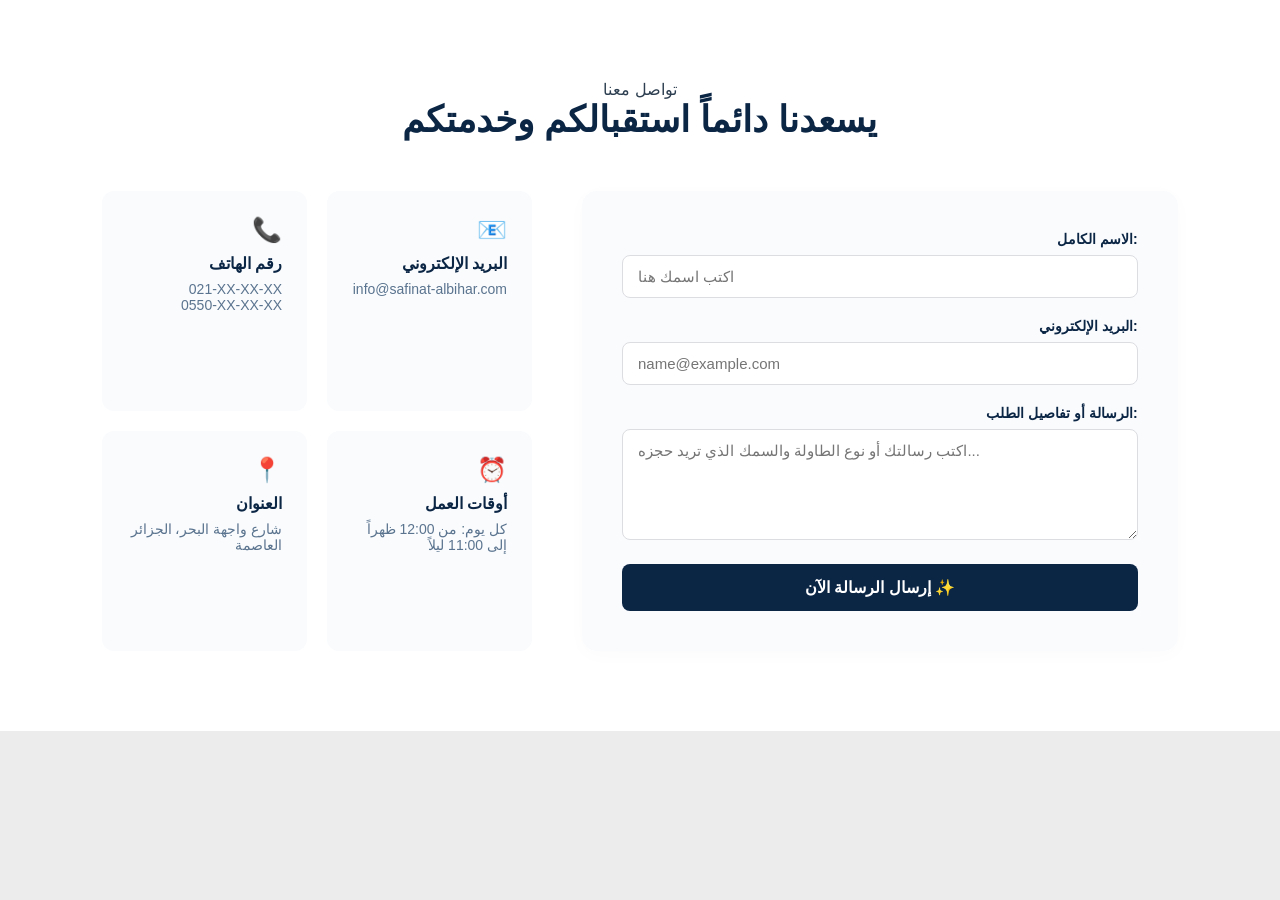
<file: contactRes.html>
<!DOCTYPE html>
<html lang="en">
<head>
    <meta charset="UTF-8">
    <meta name="viewport" content="width=device-width, initial-scale=1.0">
    <link rel="stylesheet" href="Index.css">
    <title>Document</title>
</head>
<body>
    <!-- ==================== قسم الاتصال (Contact Section) ==================== -->
    <section id="contact">
        
        <!-- عنوان القسم (Title) -->
        <div class="contact-header">
            <span class="sub-title">تواصل معنا</span>
            <h2>يسعدنا دائماً استقبالكم وخدمتكم</h2>
        </div>

        <div class="contact-wrapper">
            
            <!-- معلومات الاتصال الأساسية -->
            <div class="contact-info">
                
                <!-- الهاتف (Phone) -->
                <div class="info-item">
                    <span class="info-icon">📞</span>
                    <h3>رقم الهاتف</h3>
                    <p><a href="tel:+21321XXXXXX">021-XX-XX-XX</a></p>
                    <p><a href="tel:+213550XXXXXX">0550-XX-XX-XX</a></p>
                </div>

                <!-- البريد الإلكتروني (Email) -->
                <div class="info-item">
                    <span class="info-icon">📧</span>
                    <h3>البريد الإلكتروني</h3>
                    <p><a href="mailto:info@safinat-albihar.com">info@safinat-albihar.com</a></p>
                </div>

                <!-- العنوان (Address) -->
                <div class="info-item">
                    <span class="info-icon">📍</span>
                    <h3>العنوان</h3>
                    <p>شارع واجهة البحر، الجزائر العاصمة</p>
                </div>

                <!-- أوقات العمل (Opening Hours) -->
                <div class="info-item">
                    <span class="info-icon">⏰</span>
                    <h3>أوقات العمل</h3>
                    <p>كل يوم: من 12:00 ظهراً إلى 11:00 ليلاً</p>
                </div>

            </div>

            <!-- استمارة الاتصال (Contact Form) -->
            <div class="contact-form-container">
                <form class="contact-form">
                    
                    <!-- الاسم (Name) -->
                    <div class="form-group">
                        <label for="client-name">الاسم الكامل:</label>
                        <input type="text" id="client-name" name="name" placeholder="اكتب اسمك هنا" required>
                    </div>

                    <!-- البريد الإلكتروني (Email) -->
                    <div class="form-group">
                        <label for="client-email">البريد الإلكتروني:</label>
                        <input type="email" id="client-email" name="email" placeholder="name@example.com" required>
                    </div>

                    <!-- الرسالة (Message) -->
                    <div class="form-group">
                        <label for="client-message">الرسالة أو تفاصيل الطلب:</label>
                        <textarea id="client-message" name="message" rows="5" placeholder="اكتب رسالتك أو نوع الطاولة والسمك الذي تريد حجزه..." required></textarea>
                    </div>

                    <!-- زر الإرسال (Send button) -->
                    <button type="submit" class="btn-submit">إرسال الرسالة الآن ✨</button>

                </form>
            </div>

        </div>
    </section>
     <script src="Index.js"></script>
    <!-- زر العودة للأعلى السحري -->
<button id="back-to-top" class="back-to-top-btn">⬆️</button>
</body>
</html>
</file>
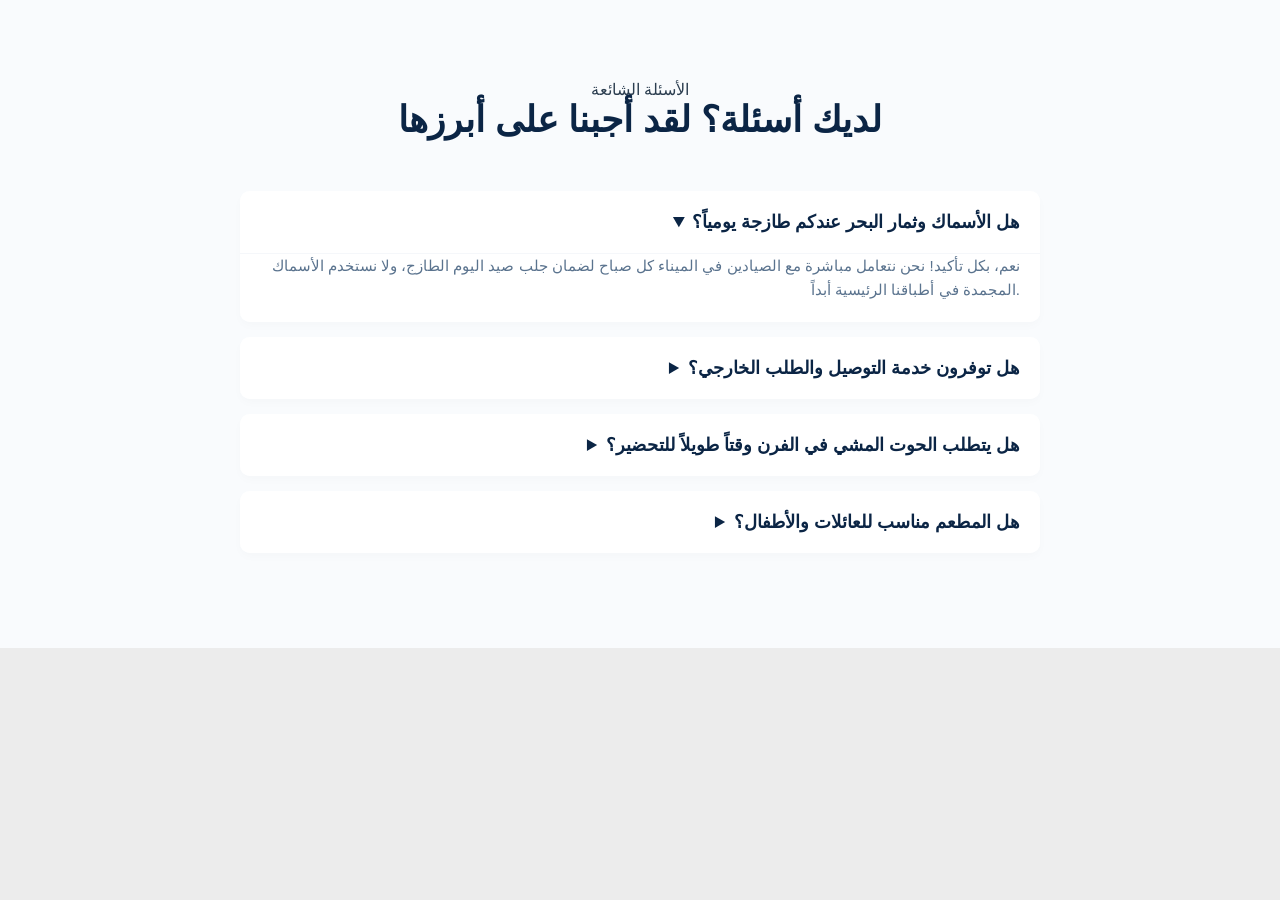
<file: faqRes.html>
<!DOCTYPE html>
<html lang="en">
<head>
    <meta charset="UTF-8">
    <meta name="viewport" content="width=device-width, initial-scale=1.0">
    <link rel="stylesheet" href="Index.css">
    <title>Document</title>
</head>
<body>
    <!-- ==================== قسم الأسئلة الشائعة (FAQ Section) ==================== -->
    <section id="faq">
        
        <!-- عنوان القسم (Section title) -->
        <div class="faq-header">
            <span class="sub-title">الأسئلة الشائعة</span>
            <h2>لديك أسئلة؟ لقد أجبنا على أبرزها</h2>
        </div>

        <!-- حاوية الأسئلة -->
        <div class="faq-container">
            
            <!-- السؤال 1 (Question 1) -->
            <details class="faq-item" open>
                <summary class="faq-question">هل الأسماك وثمار البحر عندكم طازجة يومياً؟</summary>
                <div class="faq-answer">
                    <p>نعم، بكل تأكيد! نحن نتعامل مباشرة مع الصيادين في الميناء كل صباح لضمان جلب صيد اليوم الطازج، ولا نستخدم الأسماك المجمدة في أطباقنا الرئيسية أبداً.</p>
                </div>
            </details>

            <!-- السؤال 2 (Question 2) -->
            <details class="faq-item">
                <summary class="faq-question">هل توفرون خدمة التوصيل والطلب الخارجي؟</summary>
                <div class="faq-answer">
                    <p>نعم، نوفر خدمة توصيل سريعة واحترافية للمنازل والمكاتب. نستخدم علباً حرارية خاصة تحافظ على سخونة وقرمشة الوجبات وكأنك تتناولها داخل المطعم.</p>
                </div>
            </details>

            <!-- السؤال 3 (Question 3) -->
            <details class="faq-item">
                <summary class="faq-question">هل يتطلب الحوت المشي في الفرن وقتاً طويلاً للتحضير؟</summary>
                <div class="faq-answer">
                    <p>أطباق الفرن والبايلّا تستغرق عادة من 25 إلى 40 دقيقة لأننا نحضرها طازجة خصيصاً لك بعد الطلب. يمكنك الحجز مسبقاً عبر الهاتف لتجد طاولتك جاهزة فور وصولك.</p>
                </div>
            </details>

            <!-- السؤال 4 (Question 4) -->
            <details class="faq-item">
                <summary class="faq-question">هل المطعم مناسب للعائلات والأطفال؟</summary>
                <div class="faq-answer">
                    <p>المطعم مصمم بأجواء بحرية مريحة ودافئة تناسب العائلات تماماً، كما نوفر كراسي مخصصة للأطفال الصغار وقائمة طعام متنوعة ترضي كل الأذواق.</p>
                </div>
            </details>

        </div>
    </section>
     <script src="Index.js"></script>
    <!-- زر العودة للأعلى السحري -->
<button id="back-to-top" class="back-to-top-btn">⬆️</button>
</body>
</html>
</file>
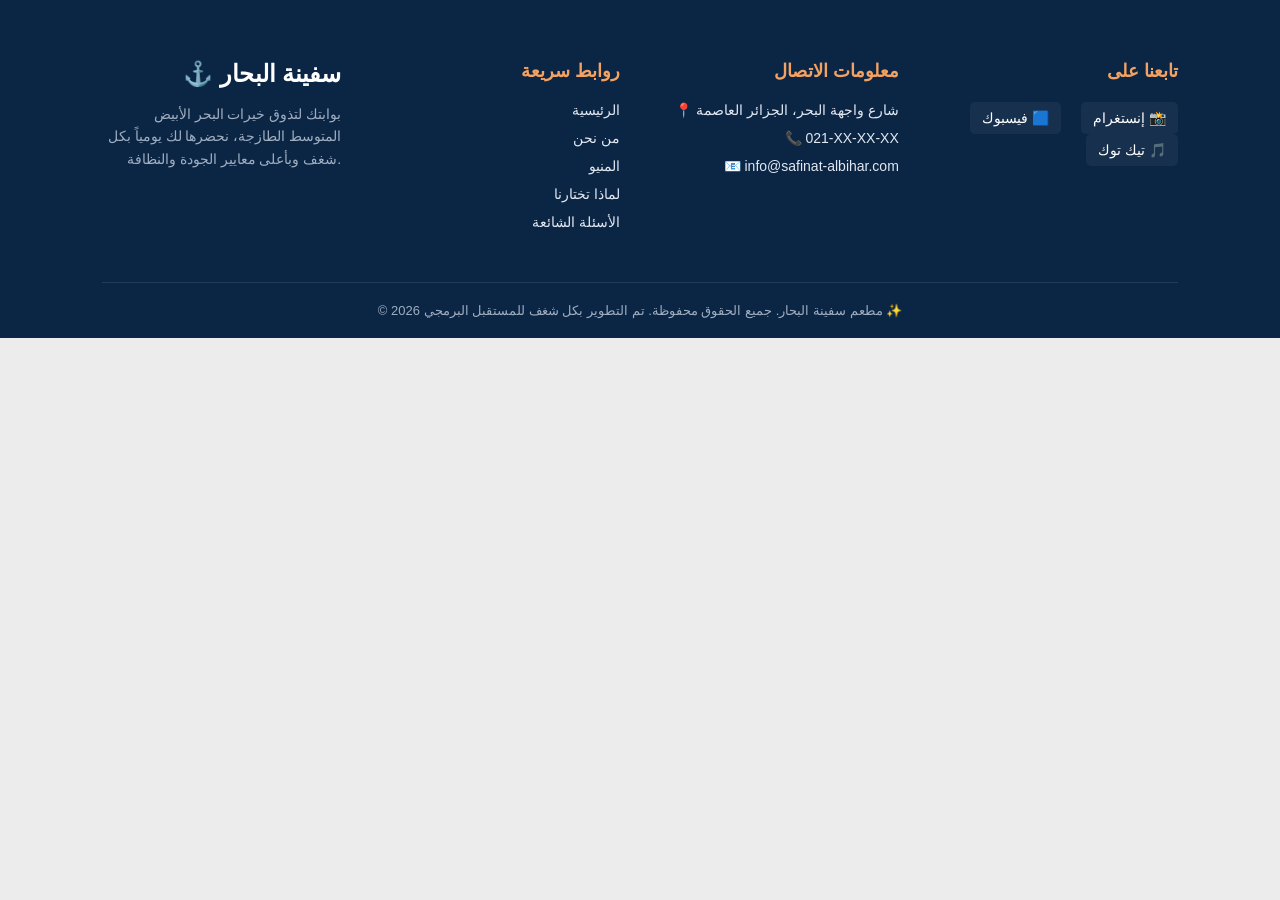
<file: footerRes.html>
<!DOCTYPE html>
<html lang="en">
<head>
    <meta charset="UTF-8">
    <meta name="viewport" content="width=device-width, initial-scale=1.0">
     <link rel="stylesheet" href="Index.css">
    <title>Document</title>
</head>
<body>
    <!-- ==================== أسفل الصفحة (Footer Section) ==================== -->
    <footer id="main-footer">
        <div class="footer-container">
            
            <!-- 1. اللوغو والوصف القصير (Logo & Short Description) -->
            <div class="footer-brand">
                <div class="footer-logo">
                    <a href="#">⚓ سفينة البحار</a>
                </div>
                <p class="footer-desc">بوابتك لتذوق خيرات البحر الأبيض المتوسط الطازجة، نحضرها لك يومياً بكل شغف وبأعلى معايير الجودة والنظافة.</p>
            </div>

            <!-- 2. الروابط السريعة (Quick Links) -->
            <div class="footer-links">
                <h3>روابط سريعة</h3>
                <ul>
                    <li><a href="heroRes.html">الرئيسية</a></li>
                    <li><a href="aboutUsRes.html">من نحن</a></li>
                    <li><a href="menuRe.html">المنيو</a></li>
                    <li><a href="whyChooseUsRes.html">لماذا تختارنا</a></li>
                    <li><a href="faqRes.html">الأسئلة الشائعة</a></li>
                </ul>
            </div>

            <!-- 3. معلومات الاتصال (Contact Information) -->
            <div class="footer-contact">
                <h3>معلومات الاتصال</h3>
                <ul>
                    <li>📍 شارع واجهة البحر، الجزائر العاصمة</li>
                    <li>📞 <a href="tel:+21321XXXXXX">021-XX-XX-XX</a></li>
                    <li>📧 <a href="mailto:info@safinat-albihar.com">info@safinat-albihar.com</a></li>
                </ul>
            </div>

            <!-- 4. وسائل التواصل الاجتماعي (Social Media) -->
            <div class="footer-social">
                <h3>تابعنا على</h3>
                <div class="social-icons">
                    <!-- تقدري تبدلي الرابط # برابط الصفحة الحقيقية للمطعم مبعد -->
                    <a href="#" target="_blank" aria-label="Facebook">فيسبوك 🟦</a>
                    <a href="#" target="_blank" aria-label="Instagram">إنستغرام 📸</a>
                    <a href="#" target="_blank" aria-label="TikTok">تيك توك 🎵</a>
                </div>
            </div>

        </div>

        <!-- 5. حقوق النشر (Copyright) -->
        <div class="footer-copyright">
            <p>&copy; 2026 مطعم سفينة البحار. جميع الحقوق محفوظة. تم التطوير بكل شغف للمستقبل البرمجي ✨</p>
        </div>
    </footer>
     <script src="Index.js"></script>
    <!-- زر العودة للأعلى السحري -->
<button id="back-to-top" class="back-to-top-btn">⬆️</button>
</body>
</html>
</file>
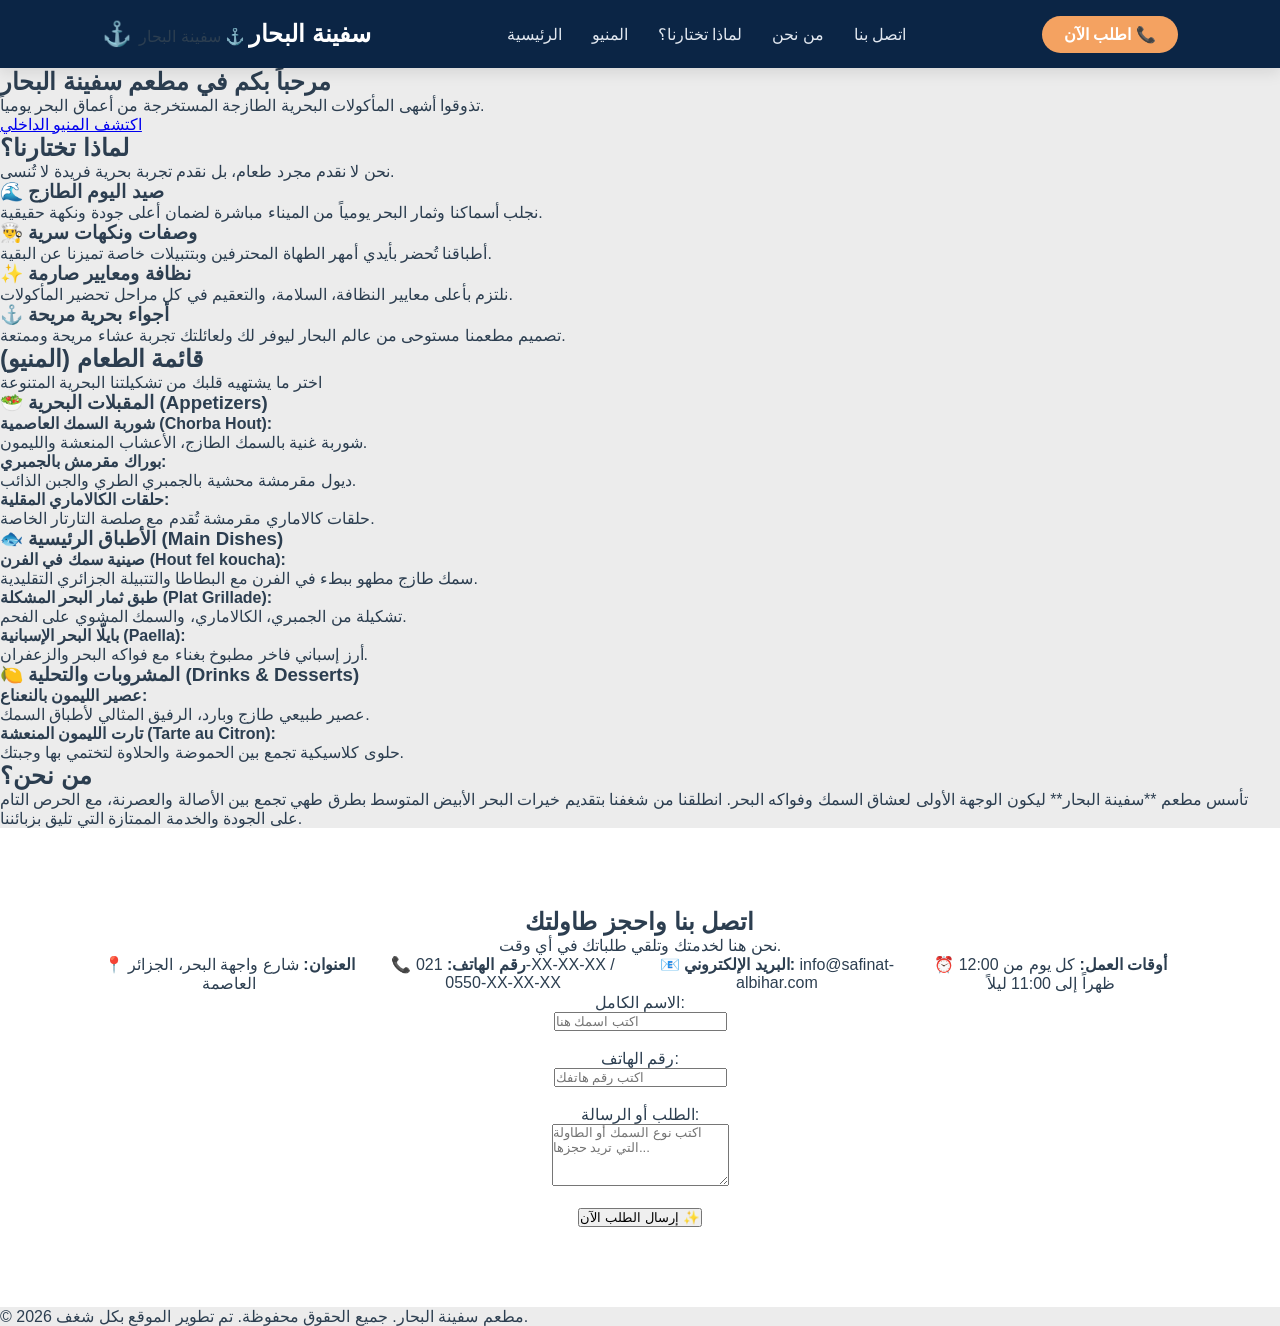
<file: headerRes.html>
<!DOCTYPE html>
<html lang="en">
<head>
    <meta charset="UTF-8">
    <meta name="viewport" content="width=device-width, initial-scale=1.0">
    <title>Document</title>
    <link rel="stylesheet" href="Index.css">
     
</head>
<body>
    <header id="main-header">
        
        <!-- 1. اللوغو (Logo) -->
        <div class="logo">
            <a href="headerRes.html"><span>⚓ سفينة البحار</span></a>
           
                <!-- تقدري تبدلي الإيموجي برابط الصورة تاع اللوغو كي توجد -->
                <span>⚓ سفينة البحار</span>
            </a>
        </div>

        <!-- 2. قائمة التنقل (Navigation) -->
        <nav class="navigation">
            <ul>
                <li><a href="headerRes.html">الرئيسية</a></li>
                <li><a href="menuRe.html">المنيو</a></li>
                <li><a href="whyChooseUsRes.html">لماذا تختارنا؟</a></li>
                <li><a href="about UsRes.html">من نحن</a></li>
                <li><a href="contactRes.html">اتصل بنا</a></li>
            </ul>
        </nav>

        <!-- 3. زر الطلب السريع (Order Now) -->
        <div class="order-action">
            <a href="contactRes.html" class="btn-order">اطلب الآن 📞</a>
        </div>

    </header>

    <!-- ==================== قسم الرئيسية (Home Section) ==================== -->
    <section id="Home">
        <h1>مرحباً بكم في مطعم سفينة البحار</h1>
        <p>تذوقوا أشهى المأكولات البحرية الطازجة المستخرجة من أعماق البحر يومياً.</p>
        <a href="menuRe.html">اكتشف المنيو الداخلي</a>
    </section>

    <!-- ==================== قسم لماذا تختارنا؟ (Why Us) ==================== -->
    <section id="why-us">
        <h2>لماذا تختارنا؟</h2>
        <p>نحن لا نقدم مجرد طعام، بل نقدم تجربة بحرية فريدة لا تُنسى.</p>
        
        <div class="features-container">
            <!-- الميزة 1 -->
            <div class="feature-item">
                <h3>🌊 صيد اليوم الطازج</h3>
                <p>نجلب أسماكنا وثمار البحر يومياً من الميناء مباشرة لضمان أعلى جودة ونكهة حقيقية.</p>
            </div>

            <!-- الميزة 2 -->
            <div class="feature-item">
                <h3>👨‍🍳 وصفات ونكهات سرية</h3>
                <p>أطباقنا تُحضر بأيدي أمهر الطهاة المحترفين وبتتبيلات خاصة تميزنا عن البقية.</p>
            </div>

            <!-- الميزة 3 -->
            <div class="feature-item">
                <h3>✨ نظافة ومعايير صارمة</h3>
                <p>نلتزم بأعلى معايير النظافة، السلامة، والتعقيم في كل مراحل تحضير المأكولات.</p>
            </div>

            <!-- الميزة 4 -->
            <div class="feature-item">
                <h3>⚓ أجواء بحرية مريحة</h3>
                <p>تصميم مطعمنا مستوحى من عالم البحار ليوفر لك ولعائلتك تجربة عشاء مريحة وممتعة.</p>
            </div>
        </div>
    </section>

    <!-- ==================== قسم المنيو (Menu Section) ==================== -->
    <section id="menu">
        <h2>قائمة الطعام (المنيو)</h2>
        <p>اختر ما يشتهيه قلبك من تشكيلتنا البحرية المتنوعة</p>

        <!-- فئة المقبلات -->
        <div class="menu-category">
            <h3>🥗 المقبلات البحرية (Appetizers)</h3>
            <ul>
                <li>
                    <strong>شوربة السمك العاصمية (Chorba Hout):</strong>
                    <p>شوربة غنية بالسمك الطازج، الأعشاب المنعشة والليمون.</p>
                </li>
                <li>
                    <strong>بوراك مقرمش بالجمبري:</strong>
                    <p>ديول مقرمشة محشية بالجمبري الطري والجبن الذائب.</p>
                </li>
                <li>
                    <strong>حلقات الكالاماري المقلية:</strong>
                    <p>حلقات كالاماري مقرمشة تُقدم مع صلصة التارتار الخاصة.</p>
                </li>
            </ul>
        </div>

        <!-- فئة الأطباق الرئيسية -->
        <div class="menu-category">
            <h3>🐟 الأطباق الرئيسية (Main Dishes)</h3>
            <ul>
                <li>
                    <strong>صينية سمك في الفرن (Hout fel koucha):</strong>
                    <p>سمك طازج مطهو ببطء في الفرن مع البطاطا والتتبيلة الجزائري التقليدية.</p>
                </li>
                <li>
                    <strong>طبق ثمار البحر المشكلة (Plat Grillade):</strong>
                    <p>تشكيلة من الجمبري، الكالاماري، والسمك المشوي على الفحم.</p>
                </li>
                <li>
                    <strong>بايلّا البحر الإسبانية (Paella):</strong>
                    <p>أرز إسباني فاخر مطبوخ بغناء مع فواكه البحر والزعفران.</p>
                </li>
            </ul>
        </div>

        <!-- فئة المشروبات والتحلية -->
        <div class="menu-category">
            <h3>🍋 المشروبات والتحلية (Drinks & Desserts)</h3>
            <ul>
                <li>
                    <strong>عصير الليمون بالنعناع:</strong>
                    <p>عصير طبيعي طازج وبارد، الرفيق المثالي لأطباق السمك.</p>
                </li>
                <li>
                    <strong>تارت الليمون المنعشة (Tarte au Citron):</strong>
                    <p>حلوى كلاسيكية تجمع بين الحموضة والحلاوة لتختمي بها وجبتك.</p>
                </li>
            </ul>
        </div>
    </section>

    <!-- ==================== قسم من نحن (About Section) ==================== -->
    <section id="about">
        <h2>من نحن؟</h2>
        <p>تأسس مطعم **سفينة البحار** ليكون الوجهة الأولى لعشاق السمك وفواكه البحر. انطلقنا من شغفنا بتقديم خيرات البحر الأبيض المتوسط بطرق طهي تجمع بين الأصالة والعصرنة، مع الحرص التام على الجودة والخدمة الممتازة التي تليق بزبائننا.</p>
    </section>

    <!-- ==================== قسم الاتصال (Contact Section) ==================== -->
    <section id="contact">
        <h2>اتصل بنا واحجز طاولتك</h2>
        <p>نحن هنا لخدمتك وتلقي طلباتك في أي وقت.</p>

        <!-- معلومات الاتصال الأساسية -->
        <div class="contact-info">
            <p><strong>📍 العنوان:</strong> شارع واجهة البحر، الجزائر العاصمة</p>
            <p><strong>📞 رقم الهاتف:</strong> 021-XX-XX-XX / 0550-XX-XX-XX</p>
            <p><strong>📧 البريد الإلكتروني:</strong> info@safinat-albihar.com</p>
            <p><strong>⏰ أوقات العمل:</strong> كل يوم من 12:00 ظهراً إلى 11:00 ليلاً</p>
        </div>

        <!-- نموذج إرسال رسالة أو طلب (Contact Form) -->
        <form class="contact-form">
            <div>
                <label for="name">الاسم الكامل:</label><br>
                <input type="text" id="name" name="name" placeholder="اكتب اسمك هنا" required>
            </div>
            <br>
            <div>
                <label for="phone">رقم الهاتف:</label><br>
                <input type="tel" id="phone" name="phone" placeholder="اكتب رقم هاتفك" required>
            </div>
            <br>
            <div>
                <label for="message">الطلب أو الرسالة:</label><br>
                <textarea id="message" name="message" rows="4" placeholder="اكتب نوع السمك أو الطاولة التي تريد حجزها..." required></textarea>
            </div>
            <br>
            <button type="submit">إرسال الطلب الآن ✨</button>
        </form>
    </section>

    <!-- ==================== أسفل الصفحة (Footer) ==================== -->
    <footer>
        <p>&copy; 2026 مطعم سفينة البحار. جميع الحقوق محفوظة. تم تطوير الموقع بكل شغف.</p>
    </footer>

    <script src="Index.js"></script>
    <!-- زر العودة للأعلى السحري -->
<button id="back-to-top" class="back-to-top-btn">⬆️</button>
</body>
</html>
</file>
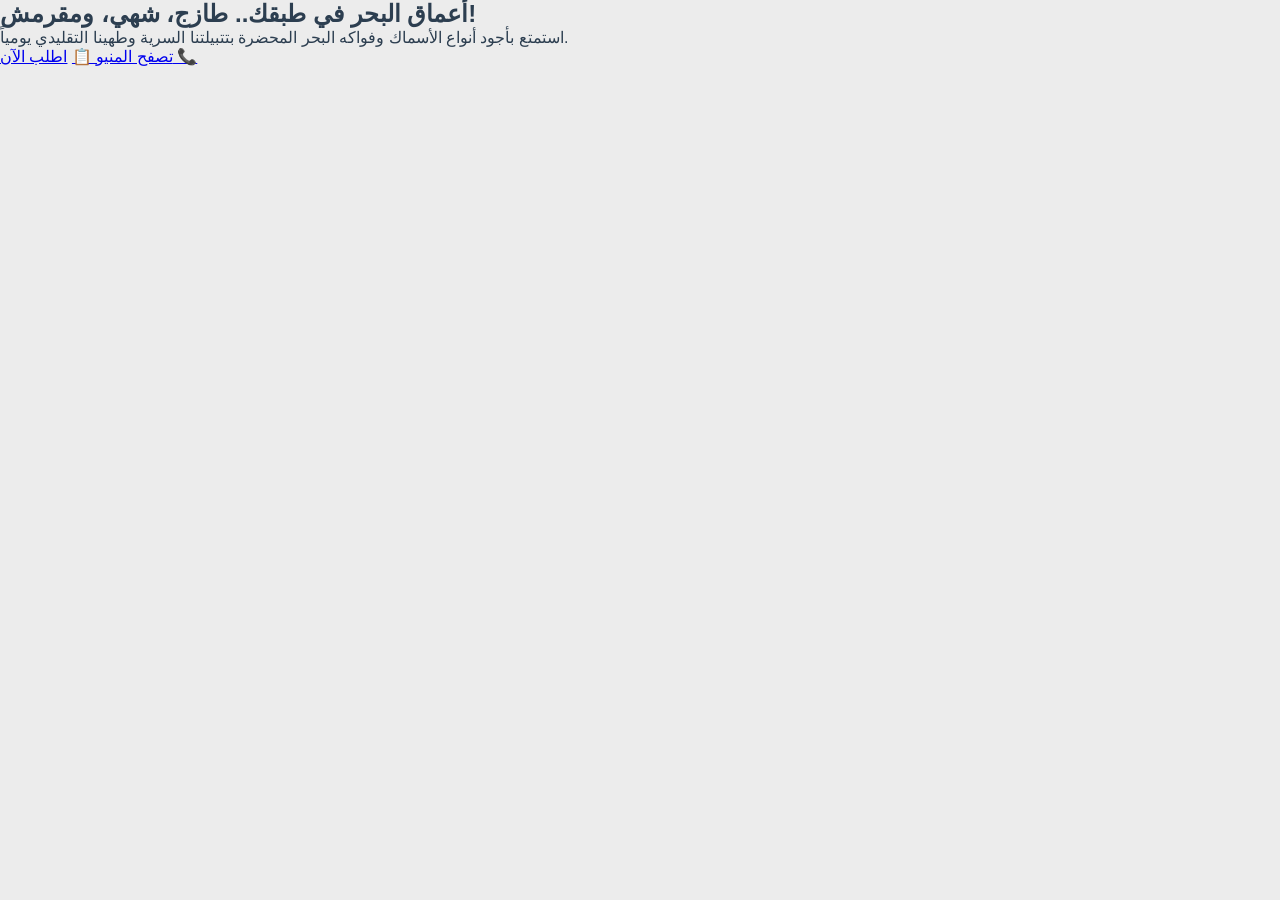
<file: heroRes.html>
<!DOCTYPE html>
<html lang="en">
<head>
    <meta charset="UTF-8">
    <meta name="viewport" content="width=device-width, initial-scale=1.0">
     <link rel="stylesheet" href="Index.css">
    <title>Document</title> 
</head>
<body>
    <!-- ==================== قسم الواجهة الرئيسية (Hero Section) ==================== -->
    <section id="hero">
        <div class="hero-content">
            
            <!-- 1. عنوان رئيسي قوي -->
            <h1>أعماق البحر في طبقك.. طازج، شهي، ومقرمش!</h1>
            
            <!-- 2. وصف قصير -->
            <p>استمتع بأجود أنواع الأسماك وفواكه البحر المحضرة بتتبيلتنا السرية وطهينا التقليدي يومياً.</p>
            
            <!-- 3. الأزرار (Buttons) -->
            <div class="hero-buttons">
                <!-- زر: View Menu -->
                <a href="menuRe.html" class="btn btn-secondary">تصفح المنيو 📋</a>
                
                <!-- زر: Order Now -->
                <a href="contactRes.html" class="btn btn-primary">اطلب الآن 📞</a>
            </div>

        </div>
    </section>
     <script src="Index.js"></script>
    <!-- زر العودة للأعلى السحري -->
<button id="back-to-top" class="back-to-top-btn">⬆️</button>
</body>
</html>
</file>
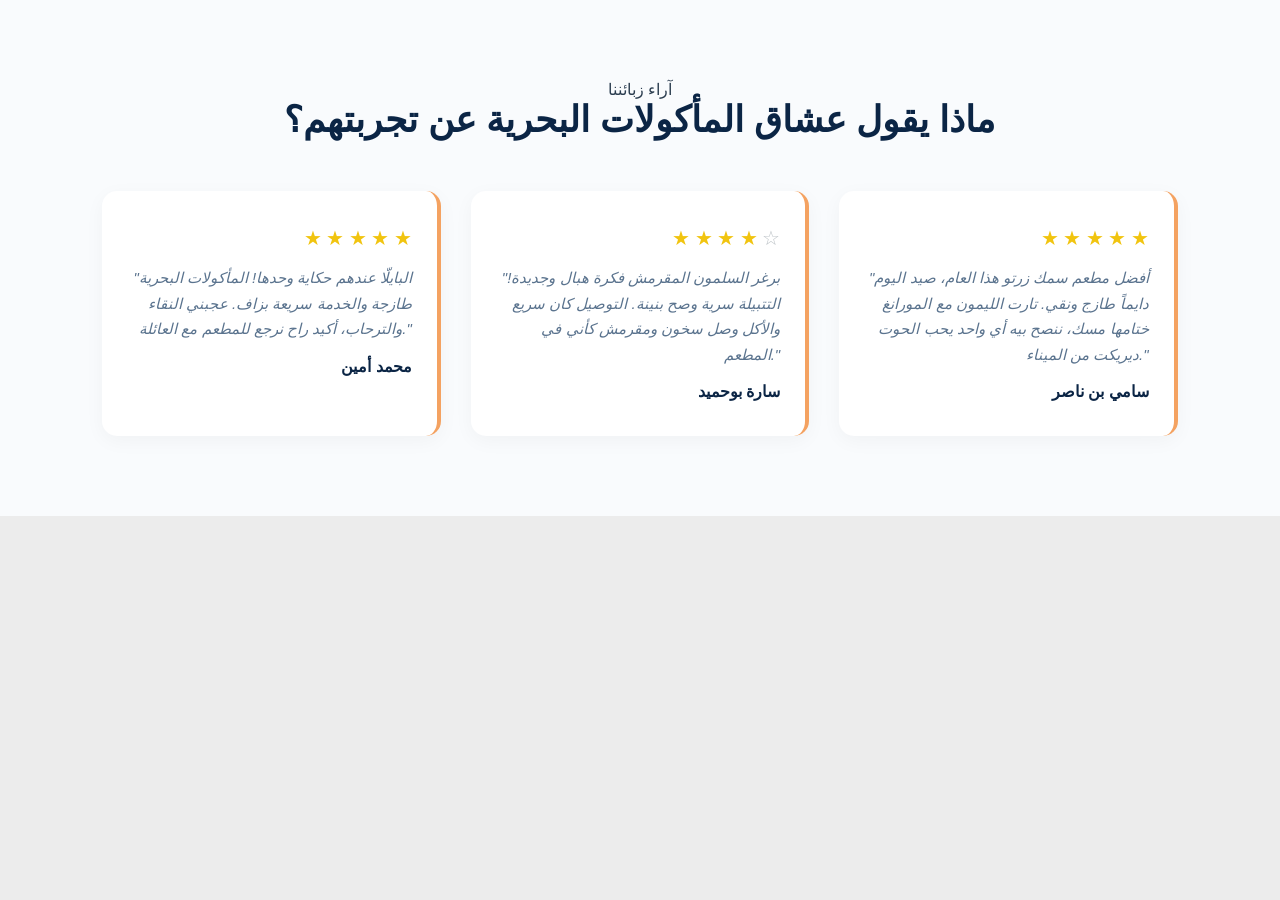
<file: testimonialsSectionRes.html>
<!DOCTYPE html>
<html lang="en">
<head>
    <meta charset="UTF-8">
    <meta name="viewport" content="width=device-width, initial-scale=1.0">
     <link rel="stylesheet" href="Index.css">
    <title>Document</title>
</head>
<body>
    <!-- ==================== قسم آراء الزبائن (Testimonials Section) ==================== -->
    <section id="testimonials">
        
        <!-- 1. عنوان القسم (Section title) -->
        <div class="testimonials-header">
            <span class="sub-title">آراء زبائننا</span>
            <h2>ماذا يقول عشاق المأكولات البحرية عن تجربتهم؟</h2>
        </div>

        <!-- حاوية آراء الزبائن -->
        <div class="testimonials-grid">
            
            <!-- الزبون الأول (Client 1) -->
            <article class="testimonial-card">
                <!-- التقييم (Rating) -->
                <div class="client-rating">
                    <span class="star filled">★</span>
                    <span class="star filled">★</span>
                    <span class="star filled">★</span>
                    <span class="star filled">★</span>
                    <span class="star filled">★</span>
                </div>
                <!-- التعليق (Comment) -->
                <p class="client-comment">"البايلّا عندهم حكاية وحدها! المأكولات البحرية طازجة والخدمة سريعة بزاف. عجبني النقاء والترحاب، أكيد راح نرجع للمطعم مع العائلة."</p>
                <!-- الاسم (Name) -->
                <h3 class="client-name">محمد أمين</h3>
            </article>

            <!-- الزبون الثاني (Client 2) -->
            <article class="testimonial-card">
                <!-- التقييم (Rating) -->
                <div class="client-rating">
                    <span class="star filled">★</span>
                    <span class="star filled">★</span>
                    <span class="star filled">★</span>
                    <span class="star filled">★</span>
                    <span class="star empty">☆</span>
                </div>
                <!-- التعليق (Comment) -->
                <p class="client-comment">"برغر السلمون المقرمش فكرة هبال وجديدة! التتبيلة سرية وصح بنينة. التوصيل كان سريع والأكل وصل سخون ومقرمش كأني في المطعم."</p>
                <!-- الاسم (Name) -->
                <h3 class="client-name">سارة بوحميد</h3>
            </article>

            <!-- الزبون الثالث (Client 3) -->
            <article class="testimonial-card">
                <!-- التقييم (Rating) -->
                <div class="client-rating">
                    <span class="star filled">★</span>
                    <span class="star filled">★</span>
                    <span class="star filled">★</span>
                    <span class="star filled">★</span>
                    <span class="star filled">★</span>
                </div>
                <!-- التعليق (Comment) -->
                <p class="client-comment">"أفضل مطعم سمك زرتو هذا العام، صيد اليوم دايماً طازج ونقي. تارت الليمون مع المورانغ ختامها مسك، ننصح بيه أي واحد يحب الحوت ديريكت من الميناء."</p>
                <!-- الاسم (Name) -->
                <h3 class="client-name">سامي بن ناصر</h3>
            </article>

        </div>
    </section>
     <script src="Index.js"></script>
    <!-- زر العودة للأعلى السحري -->
<button id="back-to-top" class="back-to-top-btn">⬆️</button>
</body>
</html>
</file>
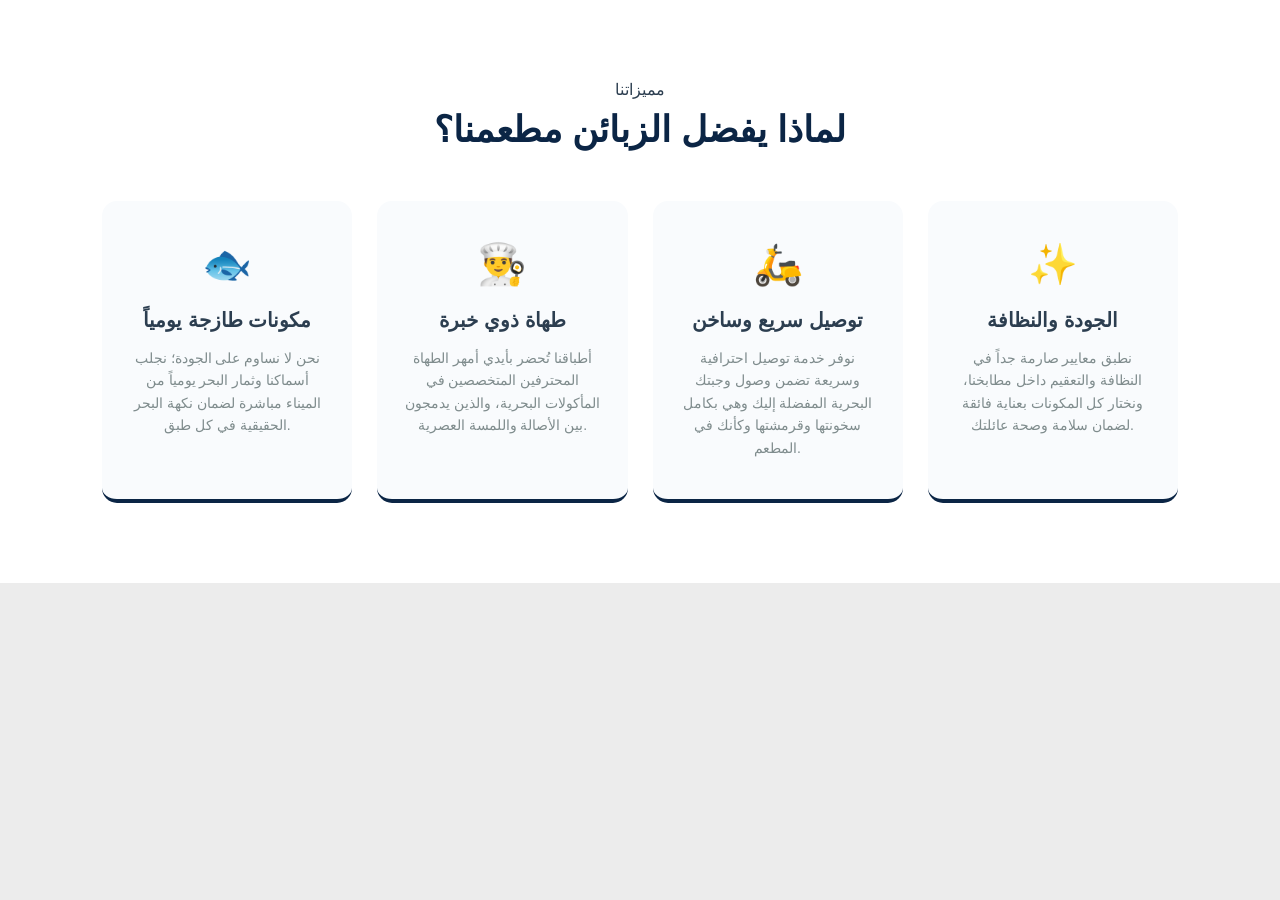
<file: whyChooseUsRes.html>
<!DOCTYPE html>
<html lang="en">
<head>
    <meta charset="UTF-8">
    <meta name="viewport" content="width=device-width, initial-scale=1.0">
     <link rel="stylesheet" href="Index.css">
    <title>Document</title>
</head>
<body>
    <!-- ==================== قسم لماذا تختارنا؟ (Why Choose Us) ==================== -->
    <section id="why-choose-us">
        <div class="section-header">
            <span class="sub-title">مميزاتنا</span>
            <h2>لماذا يفضل الزبائن مطعمنا؟</h2>
        </div>

        <div class="features-grid">
            
            <!-- الميزة 1: Fresh Ingredients -->
            <div class="feature-card">
                <div class="feature-icon">🐟</div>
                <h3>مكونات طازجة يومياً</h3>
                <p>نحن لا نساوم على الجودة؛ نجلب أسماكنا وثمار البحر يومياً من الميناء مباشرة لضمان نكهة البحر الحقيقية في كل طبق.</p>
            </div>

            <!-- الميزة 2: Experienced Chefs -->
            <div class="feature-card">
                <div class="feature-icon">👨‍🍳</div>
                <h3>طهاة ذوي خبرة</h3>
                <p>أطباقنا تُحضر بأيدي أمهر الطهاة المحترفين المتخصصين في المأكولات البحرية، والذين يدمجون بين الأصالة واللمسة العصرية.</p>
            </div>

            <!-- الميزة 3: Fast Delivery -->
            <div class="feature-card">
                <div class="feature-icon">🛵</div>
                <h3>توصيل سريع وساخن</h3>
                <p>نوفر خدمة توصيل احترافية وسريعة تضمن وصول وجبتك البحرية المفضلة إليك وهي بكامل سخونتها وقرمشتها وكأنك في المطعم.</p>
            </div>

            <!-- الميزة 4: Quality & Hygiene -->
            <div class="feature-card">
                <div class="feature-icon">✨</div>
                <h3>الجودة والنظافة</h3>
                <p>نطبق معايير صارمة جداً في النظافة والتعقيم داخل مطابخنا، ونختار كل المكونات بعناية فائقة لضمان سلامة وصحة عائلتك.</p>
            </div>

        </div>
    </section>
     <script src="Index.js"></script>
    <!-- زر العودة للأعلى السحري -->
<button id="back-to-top" class="back-to-top-btn">⬆️</button>
</body>
</html>
</file>
<file: Index.css>
/* ==================== 1. إعدادات عامة للموقع ==================== */
 html{
        scroll-behavior: smooth;
    }
* {
    margin: 0;
    padding: 0;
    box-sizing: border-box; /* تمنع العناصر من الخروج عن مقاساتها */
    font-family: 'Segoe UI', Tahoma, Geneva, Verdana, sans-serif; /* خط نقي ومريح للعين */
}

body {
    background-color: #ececec; /* خلفية بيضاء مائلة لزرقة البحر الخفيفة جداً */
    color: #2c3e50; /* لون نصوص مريح ليس أسود داكناً */
}

/* ==================== 2. تنسيق الـ HEADER ==================== */
#main-header {
    background-color: #0b2545; /* أزرق بحري داكن وفخم الملكي */
    display: flex; /* سحر الـ Flexbox: يجعل اللوغو والقائمة والزر يصطفون بجانب بعضهم أفقياً */
    justify-content: space-between; /* يوزع العناصر: اللوغو في أقصى اليمين، والزر في أقصى اليسار، والقائمة في الوسط */
    align-items: center; /* يجعل كل العناصر متناسقة في المنتصف عمودياً */
    padding: 20px 8%; /* مسافة أمان داخلية من الأعلى والأسفل، ومن الجوانب */
    position: sticky; /* يجعل شريط التنقل يلتصق في الأعلى حتى لو هبط المستخدم لأسفل الصفحة */
    top: 0;
    z-index: 1000; /* يضمن أن الـ Header يبقى فوق كل محتويات الموقع دائماً */
    box-shadow: 0 4px 15px rgba(0, 0, 0, 0.1); /* ظل خفيف يعطي إيحاءً بالعمق والأناقة */
}

/* تنسيق اللوغو */
.logo a {
    color: #ffffff; /* لون أبيض */
    text-decoration: none; /* إزالة الخط الافتراضي تحت الرابط */
    font-size: 24px;
    font-weight: bold;
}

/* تنسيق قائمة التنقل الـ Navigation */
.navigation ul {
    list-style: none; /* حذف النقاط الافتراضية من القائمة */
    display: flex; /* جعل عناصر القائمة تصطف أفقياً بجانب بعضها */
    gap: 30px; /* ترك مسافة 30 بكسل بين كل كلمة وأخرى لراحة العين */
}

.navigation ul li a {
    color: #e2e8f0; /* لون رمادي فاتح مائل للأبيض */
    text-decoration: none;
    font-size: 16px;
    transition: 0.3s; /* حركية ناعمة عند تمرير الفأرة (Hover) */
}

/* تأثير تمرير الفأرة فوق روابط القائمة */
.navigation ul li a:hover {
    color: #f4a261; /* يتحول اللون إلى البرتقالي الدافئ (الذي يفتح الشهية) */
}

/* تنسيق زر الطلب السريع (Order Now) */
.btn-order {
    background-color: #f4a261; /* خلفية برتقالية دافئة تجذب العين للضغط */
    color: #ffffff;
    text-decoration: none;
    padding: 10px 22px;
    border-radius: 30px; /* حواف دائرية ناعمة واحترافية */
    font-weight: bold;
    transition: 0.3s;
}

/* تأثير تمرير الفأرة فوق الزر */
.btn-order:hover {
    background-color: #e76f51; /* يصبح البرتقالي أغمق قليلاً عند تمرير الفأرة */
    transform: translateY(-2px); /* يرتفع الزر قليلاً للأعلى كأنه تفاعلي */
}
 /* ==================== 4. تنسيق قسم من نحن (About Us) ==================== */
#about-us {
    padding: 80px 8%;
    background-color: #ffffff; /* خلفية بيضاء ناصعة لتفصل بين الأقسام */
}

.about-container {
    display: flex;
    align-items: center;
    gap: 60px; /* مسافة أمان مريحة بين الصورة والنصوص */
    flex-wrap: wrap; /* لجعل العناصر تنزل تحت بعضها تلقائياً على الشاشات الصغيرة */
}

/* تنسيق حاوية الصورة */
.about-image {
    flex: 1;
    min-width: 300px;
}

.about-image img {
    width: 100%;
    height: 400px;
    object-fit: cover; /* تمنع الصورة من التمدد بشكل قبيح */
    border-radius: 20px; /* حواف دائرية ناعمة للصورة */
    box-shadow: 0 10px 30px rgba(0, 0, 0, 0.08); /* ظل فخم خلف الصورة */
}

/* تنسيق حاوية النصوص */
.about-content {
    flex: 1;
    min-width: 300px;
}

.about-content .sub-title {
    color: #f4a261; /* لون برتقالي دافئ للعنوان الصغير الإنجليزي */
    font-size: 16px;
    font-weight: bold;
    text-transform: uppercase;
    letter-spacing: 2px;
    display: block;
    margin-bottom: 10px;
}

.about-content h2 {
    font-size: 36px;
    color: #0b2545; /* أزرق بحري داكن */
    margin-bottom: 20px;
    line-height: 1.3;
}

.about-content p {
    font-size: 17px;
    line-height: 1.7;
    color: #5a738e; /* لون رمادي مريح لقراءة الفقرات */
    margin-bottom: 30px;
}

/* زر Learn More */
.btn-learn-more {
    display: inline-block;
    background-color: #0b2545;
    color: #ffffff;
    text-decoration: none;
    padding: 12px 28px;
    border-radius: 30px;
    font-weight: bold;
    transition: 0.3s;
}

.btn-learn-more:hover {
    background-color: #f4a261;
    transform: translateY(-2px);
}
/* ==================== 5. تنسيق قسم الأطباق والمنيو ==================== */
#popular-dishes, #full-menu {
    padding: 80px 8%;
    background-color: #f9fbfd; /* خلفية بحرية خفيفة جداً */
    text-align: center;
}

.section-header, .menu-header {
    margin-bottom: 50px;
}

.section-header h2, .menu-header h2 {
    font-size: 36px;
    color: #0b2545;
    margin-top: 10px;
}

/* حاوية شبكة الأطباق */
.dishes-grid, .menu-items-grid {
    display: grid;
    grid-template-columns: repeat(auto-fit, minmax(300px, 1fr)); /* توزيع الكروت أوتوماتيكياً حسب مساحة الشاشة */
    gap: 30px; /* مسافة بين الكروت */
    margin-bottom: 40px;
}

/* تنسيق كرت الطبق المستقل */
.dish-card, .menu-item {
    background-color: #ffffff;
    border-radius: 15px;
    overflow: hidden; /* لمنع حواف الصورة من الخروج عن تدويرة الكرت */
    box-shadow: 0 5px 20px rgba(0, 0, 0, 0.05);
    transition: 0.3s;
}

.dish-card:hover, .menu-item:hover {
    transform: translateY(-10px); /* يرتفع الكرت للأعلى عند تمرير الفأرة لإعطاء إيحاء تفاعلي رائع */
    box-shadow: 0 15px 30px rgba(0, 0, 0, 0.1);
}

.dish-image img, .item-image img {
    width: 100%;
    height: 220px;
    object-fit: cover;
}

.dish-info, .item-info {
    padding: 25px;
    text-align: right; /* محاذاة النصوص إلى اليمين لتناسب اللغة العربية */
}

.dish-name, .item-name {
    font-size: 20px;
    color: #0b2545;
    margin-bottom: 10px;
}

.dish-description, .item-description {
    font-size: 14px;
    color: #7f8c8d;
    line-height: 1.6;
    margin-bottom: 20px;
    height: 70px; /* توحيد طول الوصف لتبدو كل الكروت بنفس الحجم */
    overflow: hidden;
}

/* تنسيق السعر وأزرار الطلب داخل الكروت */
.item-footer {
    display: flex;
    justify-content: space-between;
    align-items: center;
}

.dish-price, .item-price {
    font-size: 18px;
    font-weight: bold;
    color: #e76f51; /* لون برتقالي محمر مخصص للأسعار */
}

.btn-order-item {
    background-color: #0b2545;
    color: #ffffff;
    border: none;
    padding: 8px 16px;
    border-radius: 20px;
    cursor: pointer;
    font-weight: bold;
    transition: 0.3s;
}

.btn-order-item:hover {
    background-color: #f4a261;
}

/* أزرار الفئات الخاصة بالمنيو */
.category-buttons {
    display: flex;
    justify-content: center;
    gap: 15px;
    margin-bottom: 40px;
    flex-wrap: wrap;
}

.btn-category {
    background-color: #ffffff;
    color: #0b2545;
    border: 2px solid #0b2545;
    padding: 10px 20px;
    border-radius: 30px;
    cursor: pointer;
    font-weight: bold;
    transition: 0.3s;
}

.btn-category.active, .btn-category:hover {
    background-color: #0b2545;
    color: #ffffff;
}
/* ==================== 6. تنسيق قسم لماذا تختارنا (Why Choose Us) ==================== */
#why-choose-us {
    padding: 80px 8%;
    background-color: #ffffff;
    text-align: center;
}

.features-grid {
    display: grid;
    grid-template-columns: repeat(auto-fit, minmax(250px, 1fr));
    gap: 25px;
}

.feature-card {
    padding: 40px 25px;
    background-color: #f9fbfd;
    border-radius: 15px;
    border-bottom: 4px solid #0b2545; /* خط سفلي كحلي يمنح الكرت لمسة معمارية فخمة */
    transition: 0.3s;
}

.feature-card:hover {
    background-color: #0b2545;
    color: #ffffff;
    transform: translateY(-5px);
}

.feature-icon {
    font-size: 40px;
    margin-bottom: 20px;
}

.feature-card h3 {
    font-size: 20px;
    margin-bottom: 15px;
}

.feature-card p {
    font-size: 14px;
    line-height: 1.6;
    color: #7f8c8d;
}

/* تغيير لون النص للرمادي الفاتح عند تمرير الفأرة ليبقى مقروءاً فوق الخلفية الداكنة */
.feature-card:hover p {
    color: #e2e8f0;
}
/* ==================== 7. تنسيق آراء الزبائن (Testimonials) ==================== */
#testimonials {
    padding: 80px 8%;
    background-color: #f9fbfd;
    text-align: center;
}

.testimonials-header h2 {
    font-size: 36px;
    color: #0b2545;
    margin-bottom: 50px;
}

.testimonials-grid {
    display: grid;
    grid-template-columns: repeat(auto-fit, minmax(300px, 1fr));
    gap: 30px;
}

.testimonial-card {
    background-color: #ffffff;
    padding: 35px 25px;
    border-radius: 15px;
    box-shadow: 0 5px 20px rgba(0, 0, 0, 0.04);
    text-align: right; /* لتتناسب مع اللغة العربية */
    border-right: 4px solid #f4a261; /* خط جانبي برتقالي يعطي لمسة جمالية */
    transition: 0.3s;
}

.testimonial-card:hover {
    transform: translateY(-5px);
}

.client-rating {
    margin-bottom: 15px;
}

.client-rating .star {
    font-size: 20px;
}

.client-rating .filled {
    color: #f1c40f; /* لون ذهبي مشع للنجوم الممتلئة */
}

.client-rating .empty {
    color: #bdc3c7; /* لون رمادي خفيف للنجوم الفارغة */
}

.client-comment {
    font-size: 15px;
    line-height: 1.7;
    color: #5a738e;
    font-style: italic; /* جعل التعليق مائلاً قليلاً كأنه اقتباس حقيقي */
    margin-bottom: 15px;
}

.client-name {
    font-size: 16px;
    color: #0b2545;
    font-weight: bold;
}
/* ==================== 8. تنسيق معرض الصور (Gallery) ==================== */
#gallery {
    padding: 80px 8%;
    background-color: #ffffff;
    text-align: center;
}

.gallery-header h2 {
    font-size: 36px;
    color: #0b2545;
    margin-bottom: 50px;
}

.gallery-grid {
    display: grid;
    grid-template-columns: repeat(auto-fit, minmax(280px, 1fr));
    gap: 15px; /* مسافة أمان صغيرة بين الصور لتبدو كمعرض متناسق */
}

.gallery-item {
    overflow: hidden; /* ضروري جداً لكي لا تخرج الصورة عن حدود المربع عند تكبيرها */
    border-radius: 12px;
    height: 250px;
}

.gallery-item img {
    width: 100%;
    height: 100%;
    object-fit: cover;
    transition: 0.5s ease; /* حركة ناعمة وبطيئة للتكبير */
    cursor: pointer;
}

/* تأثير التكبير عند تمرير الفأرة (Zoom Effect) */
.gallery-item:hover img {
    transform: scale(1.08); /* تكبير الصورة بنسبة 8% داخلياً */
}
/* ==================== 9. تنسيق الأسئلة الشائعة (FAQ) ==================== */
#faq {
    padding: 80px 8%;
    background-color: #f9fbfd;
    text-align: center;
}

.faq-header h2 {
    font-size: 36px;
    color: #0b2545;
    margin-bottom: 50px;
}

.faq-container {
    max-width: 800px;
    margin: 0 auto; /* تمركز الحاوية كاملة في منتصف الصفحة */
    text-align: right;
}

.faq-item {
    background-color: #ffffff;
    margin-bottom: 15px;
    border-radius: 10px;
    box-shadow: 0 4px 10px rgba(0, 0, 0, 0.02);
    overflow: hidden;
    transition: 0.3s;
}

/* تنسيق شريط السؤال */
.faq-question {
    padding: 20px;
    font-size: 18px;
    font-weight: bold;
    color: #0b2545;
    cursor: pointer;
    background-color: #ffffff;
    user-select: none;
    transition: 0.3s;
}

.faq-question:hover {
    background-color: #fcfcfc;
    color: #f4a261;
}

/* تنسيق صندوق الجواب المنسدل */
.faq-answer {
    padding: 0 20px 20px 20px;
    font-size: 15px;
    line-height: 1.6;
    color: #5a738e;
    background-color: #ffffff;
    border-top: 1px solid #f5f7fa; /* خط فاصل خفيف يظهر عند فتح السؤال */
}
/* ==================== 10. تنسيق قسم الاتصال والـ Form ==================== */
#contact {
    padding: 80px 8%;
    background-color: #ffffff;
    text-align: center;
}

.contact-header h2 {
    font-size: 36px;
    color: #0b2545;
    margin-bottom: 50px;
}

.contact-wrapper {
    display: flex;
    gap: 50px;
    flex-wrap: wrap;
    text-align: right;
}

/* حاوية معلومات الاتصال */
.contact-info {
    flex: 1;
    min-width: 300px;
    display: grid;
    grid-template-columns: repeat(auto-fit, minmax(200px, 1fr));
    gap: 20px;
}

.info-item {
    background-color: #f9fbfd;
    padding: 25px;
    border-radius: 12px;
}

.info-icon {
    font-size: 24px;
    display: block;
    margin-bottom: 10px;
}

.info-item h3 {
    color: #0b2545;
    font-size: 16px;
    margin-bottom: 8px;
}

.info-item p, .info-item a {
    color: #5a738e;
    font-size: 14px;
    text-decoration: none;
}

/* حاوية استمارة الاتصال */
.contact-form-container {
    flex: 1.2;
    min-width: 300px;
    background-color: #f9fbfd;
    padding: 40px;
    border-radius: 15px;
    box-shadow: 0 4px 20px rgba(0,0,0,0.02);
}

.form-group {
    margin-bottom: 20px;
}

.form-group label {
    display: block;
    margin-bottom: 8px;
    font-weight: bold;
    color: #0b2545;
    font-size: 14px;
}

/* تنسيق خانات الكتابة */
.form-group input, .form-group textarea {
    width: 100%;
    padding: 12px 15px;
    border: 1px solid #dcdde1;
    border-radius: 8px;
    font-size: 15px;
    outline: none; /* حذف الإطار الأزرق الافتراضي للمتصفح */
    transition: 0.3s;
}

/* تأثير عند الضغط داخل خانة الكتابة */
.form-group input:focus, .form-group textarea:focus {
    border-color: #0b2545; /* تغيير الإطار للون كحلي فخم */
    box-shadow: 0 0 8px rgba(11, 37, 69, 0.1);
}

/* زر إرسال الرسالة */
.btn-submit {
    width: 100%;
    background-color: #0b2545;
    color: #ffffff;
    border: none;
    padding: 14px;
    border-radius: 8px;
    font-size: 16px;
    font-weight: bold;
    cursor: pointer;
    transition: 0.3s;
}

.btn-submit:hover {
    background-color: #f4a261;
}
/* ==================== 11. تنسيق أسفل الصفحة (Footer) ==================== */
#main-footer {
    background-color: #0b2545;
    color: #ffffff;
    padding: 60px 8% 20px 8%;
}

.footer-container {
    display: grid;
    grid-template-columns: repeat(auto-fit, minmax(220px, 1fr));
    gap: 40px;
    margin-bottom: 40px;
    text-align: right;
}

.footer-brand .footer-logo a {
    color: #ffffff;
    font-size: 24px;
    font-weight: bold;
    text-decoration: none;
    display: block;
    margin-bottom: 15px;
}

.footer-brand .footer-desc {
    color: #a0aec0;
    font-size: 14px;
    line-height: 1.6;
}

.footer-links h3, .footer-contact h3, .footer-social h3 {
    font-size: 18px;
    color: #f4a261;
    margin-bottom: 20px;
}

.footer-links ul, .footer-contact ul {
    list-style: none;
}

.footer-links ul li, .footer-contact ul li {
    margin-bottom: 12px;
    font-size: 14px;
    color: #e2e8f0;
}

.footer-links ul li a, .footer-contact ul li a {
    color: #e2e8f0;
    text-decoration: none;
    transition: 0.3s;
}

.footer-links ul li a:hover, .footer-contact ul li a:hover {
    color: #f4a261;
    padding-right: 5px; /* إزاحة خفيفة لليمين عند التمرير تعطي حركة رائعة */
}

/* أزرار السوشل ميديا */
.social-icons a {
    display: inline-block;
    color: #ffffff;
    text-decoration: none;
    margin-left: 15px;
    font-size: 14px;
    background-color: rgba(255, 255, 255, 0.05);
    padding: 8px 12px;
    border-radius: 5px;
    transition: 0.3s;
}

.social-icons a:hover {
    background-color: #f4a261;
}

/* حقوق النشر */
.footer-copyright {
    text-align: center;
    border-top: 1px solid rgba(255, 255, 255, 0.1);
    padding-top: 20px;
    font-size: 13px;
    color: #a0aec0;
}


/* تنسيق زر العودة للأعلى المخفي افتراضياً */
.back-to-top-btn {
    position: fixed;
    bottom: 30px;
    left: 30px; /* يظهر في الجهة اليسرى لأن موقعنا عربي من اليمين لليسار */
    background-color: #f4a261;
    color: white;
    border: none;
    padding: 12px 16px;
    border-radius: 50%;
    font-size: 18px;
    cursor: pointer;
    opacity: 0; /* مخفي */
    visibility: hidden;
    transition: 0.4s ease;
    box-shadow: 0 4px 10px rgba(0,0,0,0.15);
    z-index: 999;
}

/* الكلاس الذي سيفعله الجافاسكريبت لإظهار الزر */
.back-to-top-btn.show {
    opacity: 1;
    visibility: visible;
}

/* تأثير الـ Header عندما ينزل المستخدم */
#main-header.scrolled {
    padding: 10px 8%; /* تقليص الحجم الداخلي ليصبح أنحف وأجمل */
    background-color: rgba(11, 37, 69, 0.95); /* إضافة شفافية خفيفة جداً */
}

/* تأثير حركة الظهور الناعم لكروت المنيو عند التصفية */
.menu-item {
    animation: fadeIn 0.5s ease-in-out;
}

@keyframes fadeIn {
    from {
        opacity: 0;
        transform: translateY(10px); /* صعود خفيف من الأسفل للأعلى أثناء الظهور */
    }
    to {
        opacity: 1;
        transform: translateY(0);
    }
}


/* ================================
   MOBILE RESPONSIVE FIXES
   ================================ */

/* منع الصور والعناصر من تجاوز عرض الشاشة */
html {
    width: 100%;
    overflow-x: clip;
}

body {
    width: 100%;
    min-width: 0;
    overflow-wrap: break-word;
}

img {
    max-width: 100%;
}

/* منع الحاويات من فرض عرض كبير */
.about-container,
.contact-wrapper,
.dishes-grid,
.menu-items-grid,
.features-grid,
.testimonials-grid,
.gallery-grid,
.footer-container {
    min-width: 0;
}

/* جعل الشبكات تتناسب مع عرض الشاشة */
.dishes-grid,
.menu-items-grid {
    grid-template-columns:
        repeat(auto-fit, minmax(min(100%, 260px), 1fr));
}

.features-grid {
    grid-template-columns:
        repeat(auto-fit, minmax(min(100%, 220px), 1fr));
}

.testimonials-grid {
    grid-template-columns:
        repeat(auto-fit, minmax(min(100%, 260px), 1fr));
}

.gallery-grid {
    grid-template-columns:
        repeat(auto-fit, minmax(min(100%, 240px), 1fr));
}

/* تحسين عرض الصورة والنص في قسم من نحن */
.about-image,
.about-content,
.contact-info,
.contact-form-container {
    min-width: 0;
}

.about-image img {
    max-width: 100%;
}

/* إصلاح أحجام النصوص والمسافات في الهاتف */
@media (max-width: 768px) {

    #about-us,
    #popular-dishes,
    #full-menu,
    #why-choose-us,
    #testimonials,
    #gallery,
    #faq,
    #contact {
        padding: 42px 16px;
    }

    #main-footer {
        padding: 40px 16px 20px;
    }

    .section-header h2,
    .menu-header h2,
    .about-content h2,
    .testimonials-header h2,
    .gallery-header h2,
    .faq-header h2,
    .contact-header h2 {
        font-size: clamp(24px, 6vw, 32px);
        line-height: 1.5;
        overflow-wrap: anywhere;
    }

    .about-container,
    .contact-wrapper {
        flex-direction: column;
        gap: 24px;
    }

    .about-image,
    .about-content,
    .contact-info,
    .contact-form-container {
        width: 100%;
        flex: 1 1 100%;
    }

    .about-image img {
        height: auto;
        max-height: 340px;
        object-fit: cover;
    }

    .contact-form-container {
        padding: 22px 16px;
    }

    .dish-info,
    .item-info {
        padding: 18px;
    }

    .dish-description,
    .item-description {
        height: auto;
        min-height: 0;
    }

    .category-buttons {
        gap: 10px;
    }

    .btn-category {
        padding: 9px 15px;
        max-width: 100%;
    }

    .gallery-item {
        height: 220px;
    }

    .faq-question {
        padding: 16px;
        font-size: 16px;
    }

    .back-to-top-btn {
        bottom: 18px;
        left: 16px;
    }
}

/* تحسين الشاشات الصغيرة جداً */
@media (max-width: 480px) {

    .dishes-grid,
    .menu-items-grid,
    .features-grid,
    .testimonials-grid,
    .gallery-grid {
        grid-template-columns: minmax(0, 1fr);
        gap: 18px;
    }

    .logo a {
        font-size: 20px;
    }

    .dish-image img,
    .item-image img {
        height: 200px;
    }

    .item-footer {
        flex-wrap: wrap;
        gap: 12px;
    }

    .btn-order-item {
        max-width: 100%;
    }

    .footer-container {
        grid-template-columns: minmax(0, 1fr);
        gap: 26px;
    }
}
/* زر القائمة: مخفي في الكمبيوتر */
.menu-toggle {
    display: none;
    background: transparent;
    color: #ffffff;
    border: 1px solid rgba(255, 255, 255, 0.35);
    border-radius: 8px;
    padding: 7px 12px;
    font-size: 26px;
    line-height: 1.2;
    cursor: pointer;
}

/* إصلاح القائمة في الشاشات المتوسطة والصغيرة */
@media (max-width: 900px) {
    #main-header {
        padding: 14px 16px;
        display: flex;
        flex-wrap: wrap;
        gap: 12px;
        justify-content: space-between;
    }

    .logo {
        min-width: 0;
    }

    .logo a {
        font-size: clamp(17px, 4vw, 22px);
    }

    .menu-toggle {
        display: block;
        flex-shrink: 0;
    }

    .order-action {
        display: none;
    }

    .navigation {
        display: none;
        flex: 0 0 100%;
        width: 100%;
    }

    .navigation.is-open {
        display: block;
    }

    .navigation ul {
        display: flex;
        flex-direction: column;
        gap: 0;
        width: 100%;
    }

    .navigation ul li {
        width: 100%;
    }

    .navigation ul li a {
        display: block;
        padding: 13px 8px;
        font-size: 16px;
        border-top: 1px solid rgba(255, 255, 255, 0.12);
    }
}
</file>
